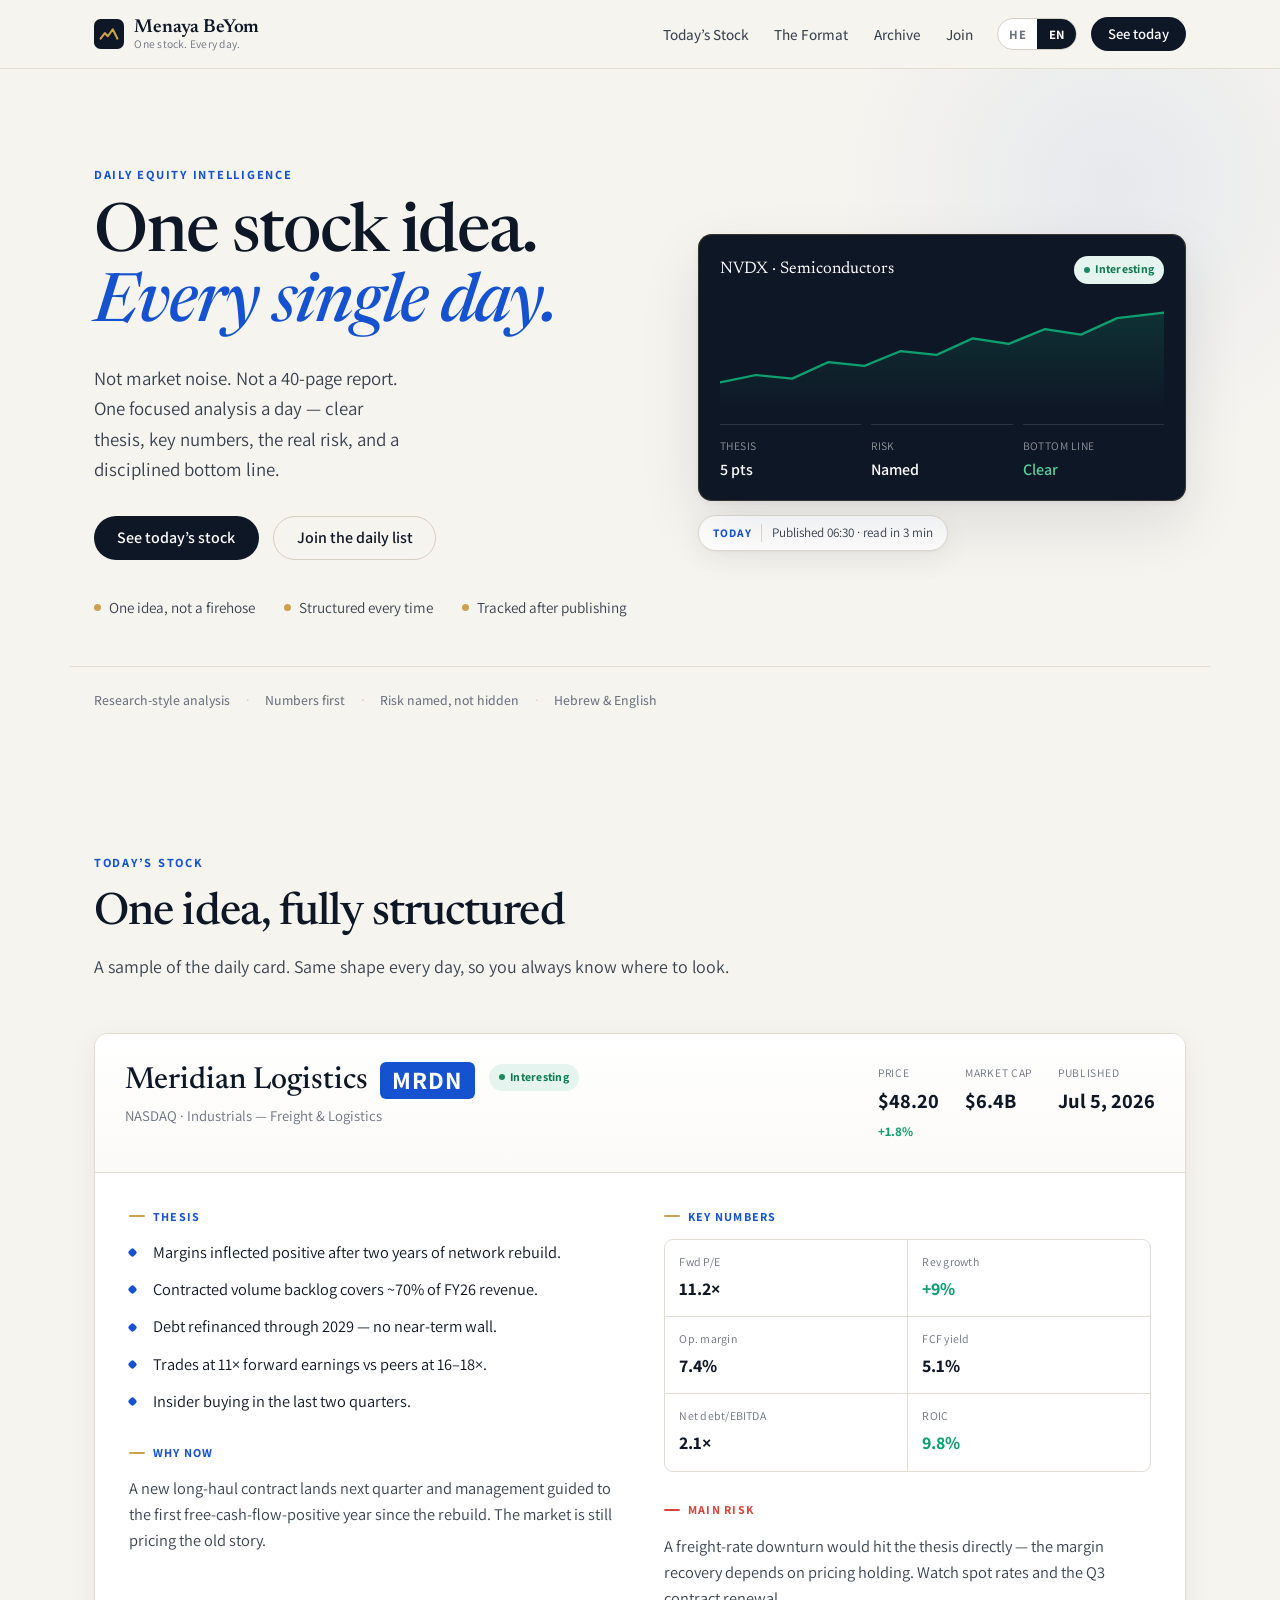
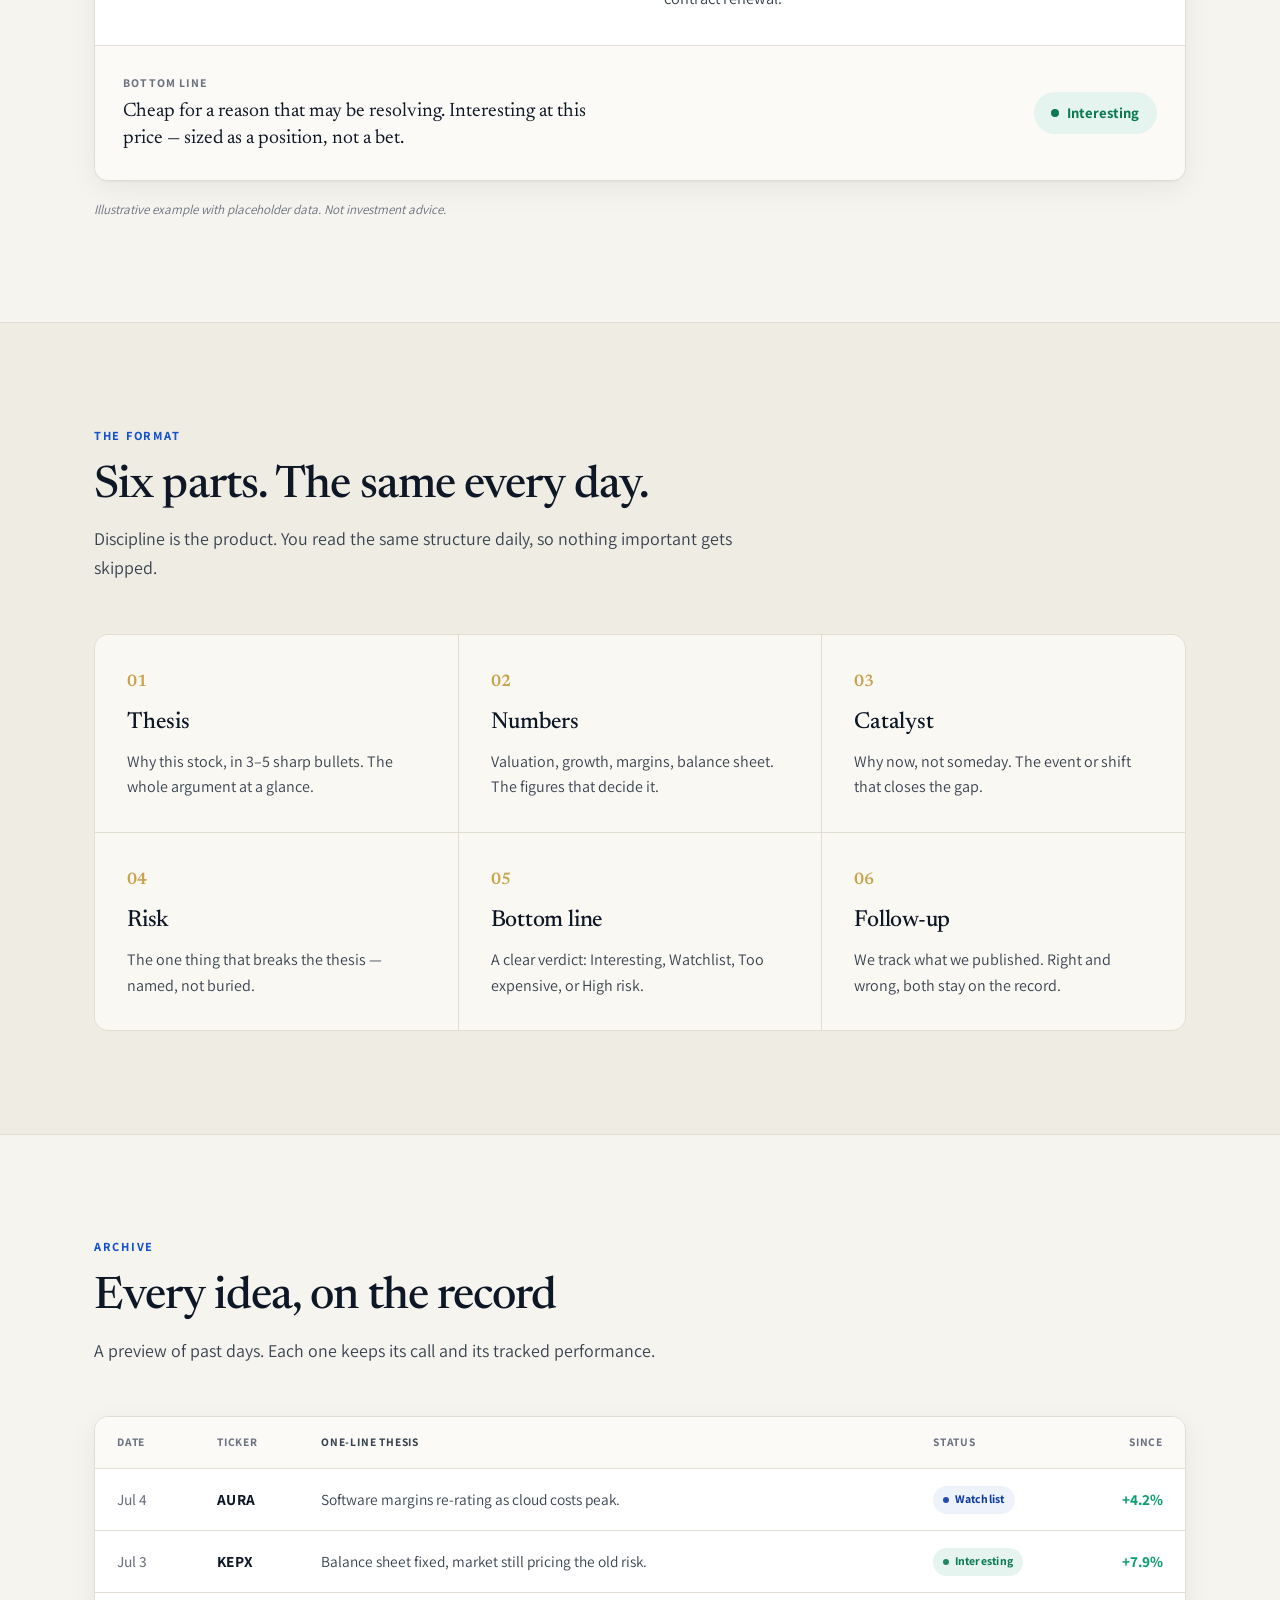
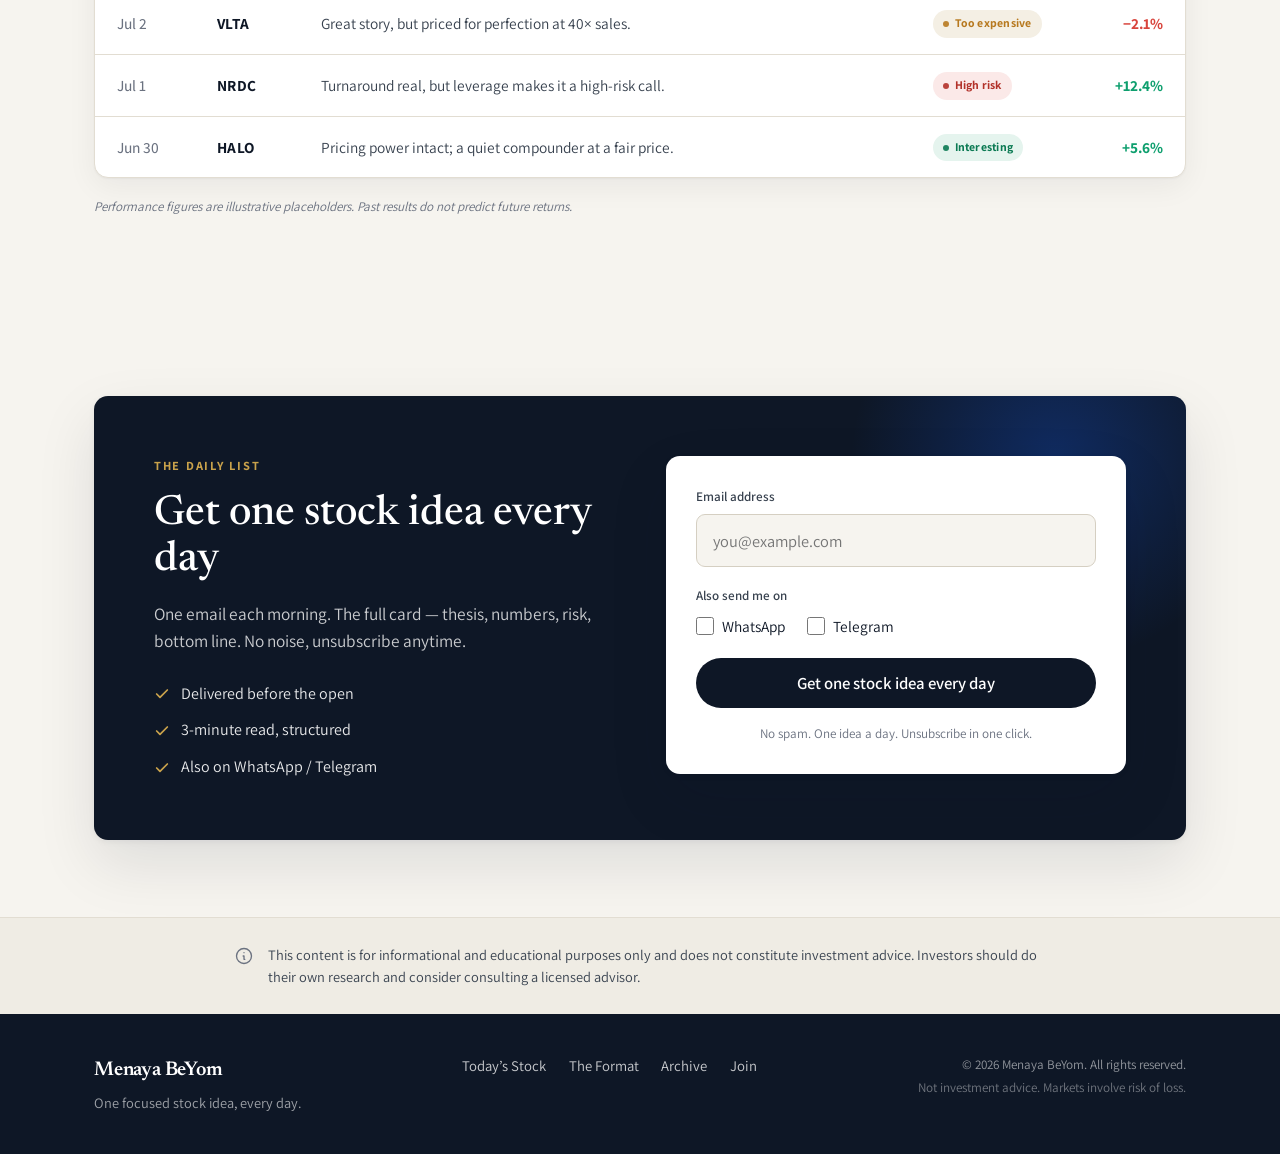
<file: index.html>
<!DOCTYPE html>
<html lang="en" dir="ltr">
<head>
  <meta charset="UTF-8" />
  <meta name="viewport" content="width=device-width, initial-scale=1.0" />
  <title>Menaya BeYom — One stock idea, every day</title>
  <meta name="description" content="One focused stock idea every day. Clear thesis. Key numbers. Risks. Bottom line. Disciplined, editorial financial analysis in Hebrew and English." />
  <meta name="theme-color" content="#0e1726" />

  <!-- Open Graph -->
  <meta property="og:title" content="Menaya BeYom — One stock idea, every day" />
  <meta property="og:description" content="One focused stock idea every day. Clear thesis. Key numbers. Risks. Bottom line." />
  <meta property="og:type" content="website" />

  <link rel="preconnect" href="https://fonts.googleapis.com" />
  <link rel="preconnect" href="https://fonts.gstatic.com" crossorigin />
  <link href="https://fonts.googleapis.com/css2?family=Newsreader:ital,opsz,wght@0,6..72,400;0,6..72,500;0,6..72,600;1,6..72,400&family=Frank+Ruhl+Libre:wght@400;500;700;900&family=Assistant:wght@300;400;500;600;700&family=Inter:wght@400;500;600;700&display=swap" rel="stylesheet" />

  <link rel="stylesheet" href="/styles.css" />
  <noscript><style>
    /* Without JS, skip reveal animation so all content is visible */
    .section-head, .stock-card, .format-step, .archive-table, .join-card, .hero-copy, .hero-visual
    { opacity: 1 !important; transform: none !important; }
  </style></noscript>
  <link rel="icon" href="data:image/svg+xml,%3Csvg xmlns='http://www.w3.org/2000/svg' viewBox='0 0 32 32'%3E%3Crect width='32' height='32' rx='7' fill='%230e1726'/%3E%3Cpath d='M7 21l4.5-6 3.2 3.4L20 11l5 10' fill='none' stroke='%23c9a24b' stroke-width='2.2' stroke-linecap='round' stroke-linejoin='round'/%3E%3C/svg%3E" />
</head>
<body>

  <!-- ===================== HEADER ===================== -->
  <header class="site-header" id="top">
    <div class="wrap header-inner">
      <a class="brand" href="#top" aria-label="Menaya BeYom">
        <span class="brand-mark" aria-hidden="true">
          <svg viewBox="0 0 32 32" width="30" height="30">
            <rect width="32" height="32" rx="7" fill="var(--ink)"/>
            <path d="M7 21l4.5-6 3.2 3.4L20 11l5 10" fill="none" stroke="var(--gold)" stroke-width="2.2" stroke-linecap="round" stroke-linejoin="round"/>
          </svg>
        </span>
        <span class="brand-text">
          <span class="brand-name" data-i18n="brand.name">Menaya BeYom</span>
          <span class="brand-sub" data-i18n="brand.sub">One stock. Every day.</span>
        </span>
      </a>

      <nav class="main-nav" aria-label="Primary">
        <a href="#today" data-i18n="nav.today">Today’s Stock</a>
        <a href="#format" data-i18n="nav.format">The Format</a>
        <a href="#archive" data-i18n="nav.archive">Archive</a>
        <a href="#join" data-i18n="nav.join">Join</a>
      </nav>

      <div class="header-actions">
        <div class="lang-switch" role="group" aria-label="Language">
          <button type="button" data-lang="he" class="lang-btn">HE</button>
          <button type="button" data-lang="en" class="lang-btn is-active">EN</button>
        </div>
        <a href="#today" class="btn btn-sm btn-primary" data-i18n="nav.cta">See today</a>
      </div>
    </div>
  </header>

  <main>
    <!-- ===================== HERO ===================== -->
    <section class="hero">
      <div class="wrap hero-grid">
        <div class="hero-copy">
          <p class="eyebrow" data-i18n="hero.eyebrow">Daily equity intelligence</p>
          <h1 class="hero-title">
            <span data-i18n="hero.title.1">One stock idea.</span>
            <span class="accent-line" data-i18n="hero.title.2">Every single day.</span>
          </h1>
          <p class="hero-lede" data-i18n="hero.lede">
            Not market noise. Not a 40-page report. One focused analysis a day —
            clear thesis, key numbers, the real risk, and a disciplined bottom line.
          </p>

          <div class="hero-cta">
            <a href="#today" class="btn btn-primary" data-i18n="hero.cta.primary">See today’s stock</a>
            <a href="#join" class="btn btn-ghost" data-i18n="hero.cta.secondary">Join the daily list</a>
          </div>

          <ul class="hero-points">
            <li><span class="dot" aria-hidden="true"></span><span data-i18n="hero.point.1">One idea, not a firehose</span></li>
            <li><span class="dot" aria-hidden="true"></span><span data-i18n="hero.point.2">Structured every time</span></li>
            <li><span class="dot" aria-hidden="true"></span><span data-i18n="hero.point.3">Tracked after publishing</span></li>
          </ul>
        </div>

        <!-- Editorial data visual (SVG, no stock photo) -->
        <div class="hero-visual" aria-hidden="true">
          <div class="visual-card">
            <div class="visual-head">
              <span class="visual-ticker">NVDX · <span data-i18n="hero.visual.sector">Semiconductors</span></span>
              <span class="tag tag-interesting" data-i18n="badge.interesting">Interesting</span>
            </div>
            <svg class="spark" viewBox="0 0 320 120" preserveAspectRatio="none">
              <defs>
                <linearGradient id="fill" x1="0" x2="0" y1="0" y2="1">
                  <stop offset="0" stop-color="var(--up)" stop-opacity="0.20"/>
                  <stop offset="1" stop-color="var(--up)" stop-opacity="0"/>
                </linearGradient>
              </defs>
              <path class="spark-area" d="M0,92 L26,84 L52,88 L78,70 L104,74 L130,58 L156,62 L182,44 L208,50 L234,34 L260,40 L286,22 L320,16 L320,120 L0,120 Z" fill="url(#fill)"/>
              <path class="spark-line" d="M0,92 L26,84 L52,88 L78,70 L104,74 L130,58 L156,62 L182,44 L208,50 L234,34 L260,40 L286,22 L320,16" fill="none" stroke="var(--up)" stroke-width="2.4" stroke-linecap="round" stroke-linejoin="round"/>
            </svg>
            <div class="visual-stats">
              <div><span class="vs-k" data-i18n="hero.visual.thesis">Thesis</span><span class="vs-v">5 pts</span></div>
              <div><span class="vs-k" data-i18n="hero.visual.risk">Risk</span><span class="vs-v">Named</span></div>
              <div><span class="vs-k" data-i18n="hero.visual.line">Bottom line</span><span class="vs-v vs-up">Clear</span></div>
            </div>
          </div>
          <div class="visual-note">
            <span class="visual-note-day" data-i18n="hero.visual.today">Today</span>
            <span data-i18n="hero.visual.note">Published 06:30 · read in 3 min</span>
          </div>
        </div>
      </div>

      <div class="wrap trust-row">
        <span data-i18n="trust.1">Research-style analysis</span>
        <span class="sep" aria-hidden="true">·</span>
        <span data-i18n="trust.2">Numbers first</span>
        <span class="sep" aria-hidden="true">·</span>
        <span data-i18n="trust.3">Risk named, not hidden</span>
        <span class="sep" aria-hidden="true">·</span>
        <span data-i18n="trust.4">Hebrew &amp; English</span>
      </div>
    </section>

    <!-- ===================== TODAY'S STOCK ===================== -->
    <section class="section" id="today">
      <div class="wrap">
        <div class="section-head">
          <p class="eyebrow" data-i18n="today.eyebrow">Today’s stock</p>
          <h2 class="section-title" data-i18n="today.title">One idea, fully structured</h2>
          <p class="section-lede" data-i18n="today.lede">A sample of the daily card. Same shape every day, so you always know where to look.</p>
        </div>

        <article class="stock-card">
          <div class="stock-card-top">
            <div class="stock-id">
              <div class="stock-name">
                <h3><span data-i18n="card.company">Meridian Logistics</span> <span class="ticker">MRDN</span></h3>
                <p class="stock-meta"><span data-i18n="card.exchange">NASDAQ</span> · <span data-i18n="card.sector">Industrials — Freight &amp; Logistics</span></p>
              </div>
              <span class="tag tag-interesting" data-i18n="badge.interesting">Interesting</span>
            </div>
            <div class="stock-quote">
              <div class="quote-block">
                <span class="q-label" data-i18n="card.price">Price</span>
                <span class="q-value">$48.20</span>
                <span class="q-change up">+1.8%</span>
              </div>
              <div class="quote-block">
                <span class="q-label" data-i18n="card.mcap">Market cap</span>
                <span class="q-value">$6.4B</span>
              </div>
              <div class="quote-block">
                <span class="q-label" data-i18n="card.date">Published</span>
                <span class="q-value" data-i18n="card.datevalue">Jul 5, 2026</span>
              </div>
            </div>
          </div>

          <div class="stock-body">
            <div class="stock-col">
              <h4 class="block-label" data-i18n="card.thesisLabel">Thesis</h4>
              <ul class="thesis-list">
                <li data-i18n="card.thesis.1">Margins inflected positive after two years of network rebuild.</li>
                <li data-i18n="card.thesis.2">Contracted volume backlog covers ~70% of FY26 revenue.</li>
                <li data-i18n="card.thesis.3">Debt refinanced through 2029 — no near-term wall.</li>
                <li data-i18n="card.thesis.4">Trades at 11× forward earnings vs peers at 16–18×.</li>
                <li data-i18n="card.thesis.5">Insider buying in the last two quarters.</li>
              </ul>

              <h4 class="block-label" data-i18n="card.whyLabel">Why now</h4>
              <p class="block-text" data-i18n="card.why">A new long-haul contract lands next quarter and management guided to the first free-cash-flow-positive year since the rebuild. The market is still pricing the old story.</p>
            </div>

            <div class="stock-col">
              <h4 class="block-label" data-i18n="card.numbersLabel">Key numbers</h4>
              <div class="numbers-grid">
                <div class="num"><span class="num-k" data-i18n="card.n.pe">Fwd P/E</span><span class="num-v">11.2×</span></div>
                <div class="num"><span class="num-k" data-i18n="card.n.rev">Rev growth</span><span class="num-v up">+9%</span></div>
                <div class="num"><span class="num-k" data-i18n="card.n.margin">Op. margin</span><span class="num-v">7.4%</span></div>
                <div class="num"><span class="num-k" data-i18n="card.n.fcf">FCF yield</span><span class="num-v">5.1%</span></div>
                <div class="num"><span class="num-k" data-i18n="card.n.debt">Net debt/EBITDA</span><span class="num-v">2.1×</span></div>
                <div class="num"><span class="num-k" data-i18n="card.n.roic">ROIC</span><span class="num-v up">9.8%</span></div>
              </div>

              <h4 class="block-label risk-label" data-i18n="card.riskLabel">Main risk</h4>
              <p class="block-text" data-i18n="card.risk">A freight-rate downturn would hit the thesis directly — the margin recovery depends on pricing holding. Watch spot rates and the Q3 contract renewal.</p>
            </div>
          </div>

          <div class="stock-bottom">
            <div class="bottom-line">
              <span class="bl-label" data-i18n="card.bottomLabel">Bottom line</span>
              <p data-i18n="card.bottom">Cheap for a reason that may be resolving. Interesting at this price — sized as a position, not a bet.</p>
            </div>
            <div class="bottom-verdict">
              <span class="verdict-chip verdict-interesting" data-i18n="badge.interesting">Interesting</span>
            </div>
          </div>
        </article>

        <p class="micro-disclaimer" data-i18n="card.microDisclaimer">Illustrative example with placeholder data. Not investment advice.</p>
      </div>
    </section>

    <!-- ===================== FORMAT ===================== -->
    <section class="section section-alt" id="format">
      <div class="wrap">
        <div class="section-head">
          <p class="eyebrow" data-i18n="format.eyebrow">The format</p>
          <h2 class="section-title" data-i18n="format.title">Six parts. The same every day.</h2>
          <p class="section-lede" data-i18n="format.lede">Discipline is the product. You read the same structure daily, so nothing important gets skipped.</p>
        </div>

        <ol class="format-grid">
          <li class="format-step">
            <span class="step-no">01</span>
            <h3 data-i18n="format.1.t">Thesis</h3>
            <p data-i18n="format.1.d">Why this stock, in 3–5 sharp bullets. The whole argument at a glance.</p>
          </li>
          <li class="format-step">
            <span class="step-no">02</span>
            <h3 data-i18n="format.2.t">Numbers</h3>
            <p data-i18n="format.2.d">Valuation, growth, margins, balance sheet. The figures that decide it.</p>
          </li>
          <li class="format-step">
            <span class="step-no">03</span>
            <h3 data-i18n="format.3.t">Catalyst</h3>
            <p data-i18n="format.3.d">Why now, not someday. The event or shift that closes the gap.</p>
          </li>
          <li class="format-step">
            <span class="step-no">04</span>
            <h3 data-i18n="format.4.t">Risk</h3>
            <p data-i18n="format.4.d">The one thing that breaks the thesis — named, not buried.</p>
          </li>
          <li class="format-step">
            <span class="step-no">05</span>
            <h3 data-i18n="format.5.t">Bottom line</h3>
            <p data-i18n="format.5.d">A clear verdict: Interesting, Watchlist, Too expensive, or High risk.</p>
          </li>
          <li class="format-step">
            <span class="step-no">06</span>
            <h3 data-i18n="format.6.t">Follow-up</h3>
            <p data-i18n="format.6.d">We track what we published. Right and wrong, both stay on the record.</p>
          </li>
        </ol>
      </div>
    </section>

    <!-- ===================== ARCHIVE ===================== -->
    <section class="section" id="archive">
      <div class="wrap">
        <div class="section-head">
          <p class="eyebrow" data-i18n="archive.eyebrow">Archive</p>
          <h2 class="section-title" data-i18n="archive.title">Every idea, on the record</h2>
          <p class="section-lede" data-i18n="archive.lede">A preview of past days. Each one keeps its call and its tracked performance.</p>
        </div>

        <div class="archive-table" role="table" aria-label="Archive of past stock ideas">
          <div class="archive-row archive-head" role="row">
            <span role="columnheader" data-i18n="archive.h.date">Date</span>
            <span role="columnheader" data-i18n="archive.h.ticker">Ticker</span>
            <span role="columnheader" class="col-thesis" data-i18n="archive.h.thesis">One-line thesis</span>
            <span role="columnheader" data-i18n="archive.h.status">Status</span>
            <span role="columnheader" class="col-perf" data-i18n="archive.h.perf">Since</span>
          </div>

          <div class="archive-row" role="row">
            <span role="cell" class="a-date" data-i18n="archive.r1.date">Jul 4</span>
            <span role="cell" class="a-ticker">AURA</span>
            <span role="cell" class="col-thesis" data-i18n="archive.r1.thesis">Software margins re-rating as cloud costs peak.</span>
            <span role="cell"><em class="tag tag-watch" data-i18n="badge.watchlist">Watchlist</em></span>
            <span role="cell" class="col-perf up">+4.2%</span>
          </div>
          <div class="archive-row" role="row">
            <span role="cell" class="a-date" data-i18n="archive.r2.date">Jul 3</span>
            <span role="cell" class="a-ticker">KEPX</span>
            <span role="cell" class="col-thesis" data-i18n="archive.r2.thesis">Balance sheet fixed, market still pricing the old risk.</span>
            <span role="cell"><em class="tag tag-interesting" data-i18n="badge.interesting">Interesting</em></span>
            <span role="cell" class="col-perf up">+7.9%</span>
          </div>
          <div class="archive-row" role="row">
            <span role="cell" class="a-date" data-i18n="archive.r3.date">Jul 2</span>
            <span role="cell" class="a-ticker">VLTA</span>
            <span role="cell" class="col-thesis" data-i18n="archive.r3.thesis">Great story, but priced for perfection at 40× sales.</span>
            <span role="cell"><em class="tag tag-expensive" data-i18n="badge.expensive">Too expensive</em></span>
            <span role="cell" class="col-perf down">−2.1%</span>
          </div>
          <div class="archive-row" role="row">
            <span role="cell" class="a-date" data-i18n="archive.r4.date">Jul 1</span>
            <span role="cell" class="a-ticker">NRDC</span>
            <span role="cell" class="col-thesis" data-i18n="archive.r4.thesis">Turnaround real, but leverage makes it a high-risk call.</span>
            <span role="cell"><em class="tag tag-highrisk" data-i18n="badge.highrisk">High risk</em></span>
            <span role="cell" class="col-perf up">+12.4%</span>
          </div>
          <div class="archive-row" role="row">
            <span role="cell" class="a-date" data-i18n="archive.r5.date">Jun 30</span>
            <span role="cell" class="a-ticker">HALO</span>
            <span role="cell" class="col-thesis" data-i18n="archive.r5.thesis">Pricing power intact; a quiet compounder at a fair price.</span>
            <span role="cell"><em class="tag tag-interesting" data-i18n="badge.interesting">Interesting</em></span>
            <span role="cell" class="col-perf up">+5.6%</span>
          </div>
        </div>

        <p class="micro-disclaimer" data-i18n="archive.note">Performance figures are illustrative placeholders. Past results do not predict future returns.</p>
      </div>
    </section>

    <!-- ===================== JOIN / NEWSLETTER ===================== -->
    <section class="section join-section" id="join">
      <div class="wrap">
        <div class="join-card">
          <div class="join-copy">
            <p class="eyebrow eyebrow-light" data-i18n="join.eyebrow">The daily list</p>
            <h2 class="join-title" data-i18n="join.title">Get one stock idea every day</h2>
            <p class="join-lede" data-i18n="join.lede">One email each morning. The full card — thesis, numbers, risk, bottom line. No noise, unsubscribe anytime.</p>
            <ul class="join-benefits">
              <li data-i18n="join.b1">Delivered before the open</li>
              <li data-i18n="join.b2">3-minute read, structured</li>
              <li data-i18n="join.b3">Also on WhatsApp / Telegram</li>
            </ul>
          </div>

          <form class="join-form" id="joinForm" novalidate>
            <label class="field">
              <span class="field-label" data-i18n="join.emailLabel">Email address</span>
              <input type="email" name="email" required autocomplete="email"
                     data-i18n-attr="placeholder" data-i18n-placeholder="join.emailPh"
                     placeholder="you@example.com" />
            </label>

            <fieldset class="channels">
              <legend data-i18n="join.channelsLabel">Also send me on</legend>
              <label class="check">
                <input type="checkbox" name="whatsapp" />
                <span data-i18n="join.whatsapp">WhatsApp</span>
              </label>
              <label class="check">
                <input type="checkbox" name="telegram" />
                <span data-i18n="join.telegram">Telegram</span>
              </label>
            </fieldset>

            <button type="submit" class="btn btn-primary btn-block" data-i18n="join.submit">Get one stock idea every day</button>
            <p class="form-note" data-i18n="join.note">No spam. One idea a day. Unsubscribe in one click.</p>
            <p class="form-success" id="formSuccess" hidden data-i18n="join.success">You’re on the list. Watch your inbox tomorrow morning.</p>
          </form>
        </div>
      </div>
    </section>

    <!-- ===================== DISCLAIMER ===================== -->
    <section class="disclaimer" aria-label="Disclaimer">
      <div class="wrap disclaimer-inner">
        <span class="disclaimer-icon" aria-hidden="true">
          <svg viewBox="0 0 24 24" width="20" height="20" fill="none" stroke="currentColor" stroke-width="1.6" stroke-linecap="round" stroke-linejoin="round"><circle cx="12" cy="12" r="9"/><path d="M12 8h.01M11 12h1v4h1"/></svg>
        </span>
        <p data-i18n="disclaimer.text">This content is for informational and educational purposes only and does not constitute investment advice. Investors should do their own research and consider consulting a licensed advisor.</p>
      </div>
    </section>
  </main>

  <!-- ===================== FOOTER ===================== -->
  <footer class="site-footer">
    <div class="wrap footer-inner">
      <div class="footer-brand">
        <span class="brand-name" data-i18n="brand.name">Menaya BeYom</span>
        <span class="footer-tag" data-i18n="footer.tag">One focused stock idea, every day.</span>
      </div>
      <nav class="footer-nav" aria-label="Footer">
        <a href="#today" data-i18n="nav.today">Today’s Stock</a>
        <a href="#format" data-i18n="nav.format">The Format</a>
        <a href="#archive" data-i18n="nav.archive">Archive</a>
        <a href="#join" data-i18n="nav.join">Join</a>
      </nav>
      <p class="footer-legal">
        <span data-i18n="footer.copy">© 2026 Menaya BeYom. All rights reserved.</span><br/>
        <span class="footer-fineprint" data-i18n="footer.fine">Not investment advice. Markets involve risk of loss.</span>
      </p>
    </div>
  </footer>

  <script src="/i18n.js" defer></script>
</body>
</html>
</file>
<file: styles.css>
/* ============================================================
   Menaya BeYom — premium financial editorial site
   Restrained palette · logical properties for RTL/LTR
   ============================================================ */

:root {
  --paper:      #f6f4ef;   /* warm off-white background */
  --paper-2:    #efece4;   /* alt section */
  --surface:    #ffffff;
  --ink:        #0e1726;   /* deep navy-charcoal text */
  --ink-2:      #38424f;   /* secondary text */
  --ink-3:      #6b7280;   /* muted */
  --hair:       #e2ddd2;   /* hairline borders */
  --hair-2:     #d5cfc2;

  --accent:     #1552d0;   /* confident cobalt */
  --accent-ink: #0d3aa0;
  --gold:       #c9a24b;   /* editorial gold hairline detail */

  --up:         #0e9f6e;   /* financial green */
  --up-soft:    #e5f4ee;
  --down:       #d8443c;   /* financial red */
  --down-soft:  #fbe9e8;

  --amber:      #b7791f;

  --font-ui:    "Assistant", "Inter", system-ui, -apple-system, "Segoe UI", sans-serif;
  --font-serif: "Newsreader", Georgia, "Times New Roman", serif;

  --radius:     14px;
  --radius-sm:  9px;
  --shadow:     0 1px 2px rgba(14,23,38,.04), 0 8px 30px rgba(14,23,38,.06);
  --shadow-lg:  0 2px 6px rgba(14,23,38,.05), 0 24px 60px rgba(14,23,38,.10);
  --maxw:       1140px;
}

/* Hebrew font stacks swapped in via [lang] */
html[lang="he"] {
  --font-ui:    "Assistant", system-ui, sans-serif;
  --font-serif: "Frank Ruhl Libre", "Newsreader", Georgia, serif;
}

* { box-sizing: border-box; margin: 0; padding: 0; }

html { scroll-behavior: smooth; -webkit-text-size-adjust: 100%; }

body {
  font-family: var(--font-ui);
  background: var(--paper);
  color: var(--ink);
  line-height: 1.6;
  font-size: 17px;
  -webkit-font-smoothing: antialiased;
  text-rendering: optimizeLegibility;
  overflow-x: hidden;
}

html[lang="he"] body { font-size: 18px; }

.wrap { width: 100%; max-width: var(--maxw); margin-inline: auto; padding-inline: 24px; }

a { color: inherit; text-decoration: none; }

/* ---------- Buttons ---------- */
.btn {
  display: inline-flex; align-items: center; justify-content: center; gap: .5rem;
  font-family: var(--font-ui); font-weight: 600; font-size: 1rem;
  padding: .82rem 1.4rem; border-radius: 100px; border: 1px solid transparent;
  cursor: pointer; transition: transform .12s ease, box-shadow .18s ease, background .18s ease, color .18s ease;
  white-space: nowrap; line-height: 1;
}
.btn:active { transform: translateY(1px); }
.btn-sm { padding: .55rem 1rem; font-size: .92rem; }
.btn-block { width: 100%; padding-block: 1rem; font-size: 1.05rem; }

.btn-primary { background: var(--ink); color: #fff; }
.btn-primary:hover { background: #172336; box-shadow: 0 8px 24px rgba(14,23,38,.22); }

.btn-ghost { background: transparent; color: var(--ink); border-color: var(--hair-2); }
.btn-ghost:hover { border-color: var(--ink); background: rgba(14,23,38,.03); }

/* ---------- Header ---------- */
.site-header {
  position: sticky; top: 0; z-index: 50;
  background: rgba(246,244,239,.82);
  backdrop-filter: saturate(140%) blur(12px);
  border-bottom: 1px solid var(--hair);
}
.header-inner { display: flex; align-items: center; gap: 1.5rem; height: 68px; }
.brand { display: inline-flex; align-items: center; gap: .65rem; }
.brand-mark { display: inline-flex; }
.brand-text { display: flex; flex-direction: column; line-height: 1.05; }
.brand-name { font-family: var(--font-serif); font-weight: 600; font-size: 1.18rem; letter-spacing: -.01em; }
.brand-sub { font-size: .72rem; color: var(--ink-3); letter-spacing: .02em; }

.main-nav { display: flex; gap: 1.6rem; margin-inline-start: auto; }
.main-nav a { font-size: .95rem; color: var(--ink-2); font-weight: 500; transition: color .15s; }
.main-nav a:hover { color: var(--accent); }

.header-actions { display: flex; align-items: center; gap: .9rem; }
.main-nav + .header-actions { margin-inline-start: 0; }
.header-inner .main-nav { margin-inline-start: auto; }

.lang-switch {
  display: inline-flex; border: 1px solid var(--hair-2); border-radius: 100px;
  overflow: hidden; background: var(--surface);
}
.lang-btn {
  font-family: var(--font-ui); font-weight: 700; font-size: .8rem; letter-spacing: .03em;
  padding: .38rem .7rem; border: none; background: transparent; color: var(--ink-3); cursor: pointer;
  transition: background .15s, color .15s;
}
.lang-btn.is-active { background: var(--ink); color: #fff; }

/* ---------- Hero ---------- */
.hero { padding-block: clamp(48px, 8vw, 96px) 40px; position: relative; overflow: hidden; }
.hero::before {
  content: ""; position: absolute; inset-inline-end: -12%; top: -30%;
  width: 640px; height: 640px; border-radius: 50%;
  background: radial-gradient(circle at center, rgba(21,82,208,.07), transparent 62%);
  pointer-events: none; z-index: 0;
}
.hero-grid {
  display: grid; grid-template-columns: 1.05fr .95fr; gap: clamp(28px, 5vw, 72px);
  align-items: center; position: relative; z-index: 1;
}

.eyebrow {
  font-size: .78rem; font-weight: 700; letter-spacing: .14em; text-transform: uppercase;
  color: var(--accent); margin-bottom: 1rem;
}
html[lang="he"] .eyebrow { letter-spacing: .05em; }
.eyebrow-light { color: var(--gold); }

.hero-title {
  font-family: var(--font-serif); font-weight: 500;
  font-size: clamp(2.5rem, 5.4vw, 4.2rem); line-height: 1.04; letter-spacing: -.02em;
  color: var(--ink);
}
.hero-title span { display: block; }
.accent-line { color: var(--accent); font-style: italic; }
html[lang="he"] .accent-line { font-style: normal; }

.hero-lede {
  margin-top: 1.4rem; font-size: 1.18rem; color: var(--ink-2); max-width: 34ch;
}
html[lang="he"] .hero-lede { max-width: 40ch; }

.hero-cta { display: flex; flex-wrap: wrap; gap: .9rem; margin-top: 2rem; }

.hero-points { list-style: none; display: flex; flex-wrap: wrap; gap: 1.2rem 1.8rem; margin-top: 2.2rem; }
.hero-points li { display: inline-flex; align-items: center; gap: .5rem; font-size: .95rem; color: var(--ink-2); }
.hero-points .dot { width: 7px; height: 7px; border-radius: 50%; background: var(--gold); flex: none; }

/* Hero visual */
.hero-visual { display: flex; flex-direction: column; gap: 14px; }
.visual-card {
  background: var(--ink); color: #fff; border-radius: var(--radius);
  padding: 22px 22px 18px; box-shadow: var(--shadow-lg);
  position: relative; overflow: hidden;
}
.visual-card::after {
  content: ""; position: absolute; inset: 0; border-radius: inherit;
  border: 1px solid rgba(201,162,75,.22); pointer-events: none;
}
.visual-head { display: flex; align-items: center; justify-content: space-between; margin-bottom: 14px; }
.visual-ticker { font-family: var(--font-serif); font-size: 1.05rem; color: #fff; }
.spark { width: 100%; height: 110px; display: block; }
.visual-stats { display: grid; grid-template-columns: repeat(3,1fr); gap: 10px; margin-top: 16px; }
.visual-stats > div { display: flex; flex-direction: column; gap: 2px; padding-top: 12px; border-top: 1px solid rgba(255,255,255,.12); }
.vs-k { font-size: .72rem; color: rgba(255,255,255,.55); letter-spacing: .04em; text-transform: uppercase; }
.vs-v { font-size: 1rem; font-weight: 600; }
.vs-up { color: #58d09b; }
.visual-note {
  display: flex; align-items: center; gap: .6rem; align-self: flex-start;
  background: var(--surface); border: 1px solid var(--hair); border-radius: 100px;
  padding: .4rem .9rem; font-size: .82rem; color: var(--ink-2); box-shadow: var(--shadow);
}
.visual-note-day {
  font-weight: 700; color: var(--accent); font-size: .72rem; text-transform: uppercase; letter-spacing: .08em;
  padding-inline-end: .6rem; border-inline-end: 1px solid var(--hair);
}

.trust-row {
  display: flex; flex-wrap: wrap; align-items: center; gap: .6rem 1rem; margin-top: 46px;
  padding-top: 22px; border-top: 1px solid var(--hair);
  font-size: .86rem; color: var(--ink-3); font-weight: 500;
}
.trust-row .sep { color: var(--hair-2); }

/* ---------- Sections ---------- */
.section { padding-block: clamp(56px, 8vw, 104px); }
.section-alt { background: var(--paper-2); border-block: 1px solid var(--hair); }
.section-head { max-width: 640px; margin-bottom: clamp(32px, 4vw, 52px); }
.section-title {
  font-family: var(--font-serif); font-weight: 500;
  font-size: clamp(1.9rem, 3.6vw, 2.8rem); line-height: 1.1; letter-spacing: -.02em;
}
.section-lede { margin-top: .9rem; font-size: 1.12rem; color: var(--ink-2); }

/* ---------- Tags / verdict chips ---------- */
.tag {
  display: inline-flex; align-items: center; gap: .35rem;
  font-size: .74rem; font-weight: 700; letter-spacing: .02em;
  padding: .28rem .62rem; border-radius: 100px; white-space: nowrap; font-style: normal;
}
.tag::before { content: ""; width: 6px; height: 6px; border-radius: 50%; background: currentColor; opacity: .9; }
.tag-interesting { background: var(--up-soft); color: #0b7a53; }
.tag-watch { background: #eef2fb; color: var(--accent-ink); }
.tag-expensive { background: #f4efe4; color: var(--amber); }
.tag-highrisk { background: var(--down-soft); color: #b23129; }

/* ---------- Stock card ---------- */
.stock-card {
  background: var(--surface); border: 1px solid var(--hair);
  border-radius: var(--radius); box-shadow: var(--shadow); overflow: hidden;
}
.stock-card-top {
  padding: clamp(20px, 3vw, 30px); border-bottom: 1px solid var(--hair);
  background: linear-gradient(180deg, #fff, #fbfaf7);
  display: flex; flex-wrap: wrap; gap: 20px; justify-content: space-between; align-items: flex-start;
}
.stock-id { display: flex; align-items: flex-start; gap: 14px; }
.stock-name h3 { font-family: var(--font-serif); font-weight: 500; font-size: clamp(1.4rem,2.4vw,1.9rem); line-height: 1.15; }
.stock-name .ticker {
  font-family: var(--font-ui); font-weight: 700; font-size: .82em; letter-spacing: .04em;
  color: #fff; background: var(--accent); padding: .1em .5em; border-radius: 6px; vertical-align: middle;
  margin-inline-start: .3rem;
}
.stock-meta { color: var(--ink-3); font-size: .92rem; margin-top: .35rem; }

.stock-quote { display: flex; gap: 26px; flex-wrap: wrap; }
.quote-block { display: flex; flex-direction: column; gap: 3px; }
.q-label { font-size: .72rem; text-transform: uppercase; letter-spacing: .06em; color: var(--ink-3); }
.q-value { font-size: 1.28rem; font-weight: 700; font-family: var(--font-ui); font-variant-numeric: tabular-nums; }
.q-change { font-size: .82rem; font-weight: 700; }
.up { color: var(--up); }
.down { color: var(--down); }

.stock-body {
  display: grid; grid-template-columns: 1fr 1fr; gap: clamp(24px, 4vw, 48px);
  padding: clamp(22px, 3.4vw, 34px);
}
.block-label {
  font-size: .76rem; font-weight: 700; letter-spacing: .1em; text-transform: uppercase;
  color: var(--accent); margin-bottom: .8rem; display: flex; align-items: center; gap: .5rem;
}
html[lang="he"] .block-label { letter-spacing: .03em; }
.block-label::before { content: ""; width: 16px; height: 2px; background: var(--gold); border-radius: 2px; }
.block-label.risk-label { color: var(--down); margin-top: 1.8rem; }
.block-label.risk-label::before { background: var(--down); }

.thesis-list { list-style: none; display: grid; gap: .7rem; margin-bottom: 1.8rem; }
.thesis-list li {
  position: relative; padding-inline-start: 1.5rem; font-size: 1.02rem; color: var(--ink);
}
.thesis-list li::before {
  content: ""; position: absolute; inset-inline-start: 0; top: .62em;
  width: 7px; height: 7px; border-radius: 2px; background: var(--accent); transform: rotate(45deg);
}
.block-text { font-size: 1.02rem; color: var(--ink-2); }

.numbers-grid { display: grid; grid-template-columns: repeat(2, 1fr); gap: 1px; background: var(--hair); border: 1px solid var(--hair); border-radius: var(--radius-sm); overflow: hidden; margin-bottom: .5rem; }
.num { background: var(--surface); padding: .8rem .9rem; display: flex; flex-direction: column; gap: 3px; }
.num-k { font-size: .74rem; color: var(--ink-3); letter-spacing: .02em; }
.num-v { font-size: 1.12rem; font-weight: 700; font-variant-numeric: tabular-nums; }

.stock-bottom {
  border-top: 1px solid var(--hair); background: #fbfaf7;
  padding: clamp(20px, 3vw, 28px); display: flex; flex-wrap: wrap; gap: 18px;
  align-items: center; justify-content: space-between;
}
.bottom-line { max-width: 62ch; }
.bl-label { font-size: .74rem; font-weight: 700; letter-spacing: .1em; text-transform: uppercase; color: var(--ink-3); display: block; margin-bottom: .3rem; }
.bottom-line p { font-family: var(--font-serif); font-size: 1.22rem; line-height: 1.4; color: var(--ink); }
.verdict-chip {
  font-size: .92rem; font-weight: 700; padding: .55rem 1.1rem; border-radius: 100px;
  display: inline-flex; align-items: center; gap: .5rem;
}
.verdict-chip::before { content: ""; width: 8px; height: 8px; border-radius: 50%; background: currentColor; }
.verdict-interesting { background: var(--up-soft); color: #0b7a53; }

.micro-disclaimer { margin-top: 1.1rem; font-size: .82rem; color: var(--ink-3); font-style: italic; }

/* ---------- Format grid ---------- */
.format-grid { list-style: none; display: grid; grid-template-columns: repeat(3, 1fr); gap: 1px; background: var(--hair); border: 1px solid var(--hair); border-radius: var(--radius); overflow: hidden; }
.format-step { background: var(--paper-2); padding: clamp(22px, 3vw, 32px); position: relative; transition: background .18s; }
.section-alt .format-step { background: #faf8f3; }
.format-step:hover { background: #fff; }
.step-no { font-family: var(--font-serif); font-size: 1.05rem; color: var(--gold); font-weight: 600; }
.format-step h3 { font-family: var(--font-serif); font-weight: 500; font-size: 1.45rem; margin-top: .5rem; margin-bottom: .5rem; letter-spacing: -.01em; }
.format-step p { font-size: 1rem; color: var(--ink-2); }

/* ---------- Archive ---------- */
.archive-table { border: 1px solid var(--hair); border-radius: var(--radius); overflow: hidden; background: var(--surface); box-shadow: var(--shadow); }
.archive-row {
  display: grid; grid-template-columns: 84px 88px 1fr 130px 84px; gap: 16px; align-items: center;
  padding: 16px 22px; border-bottom: 1px solid var(--hair); font-size: .96rem;
}
.archive-row:last-child { border-bottom: none; }
.archive-head { background: #fbfaf7; font-size: .72rem; text-transform: uppercase; letter-spacing: .07em; color: var(--ink-3); font-weight: 700; }
html[lang="he"] .archive-head { letter-spacing: .02em; }
.archive-row:not(.archive-head):hover { background: #fbfaf7; }
.a-date { color: var(--ink-3); font-weight: 500; font-variant-numeric: tabular-nums; }
.a-ticker { font-weight: 700; letter-spacing: .03em; }
.col-thesis { color: var(--ink-2); }
.col-perf { font-weight: 700; font-variant-numeric: tabular-nums; text-align: end; }
.archive-head .col-perf { font-weight: 700; }

/* ---------- Join ---------- */
.join-section { padding-block: clamp(40px, 6vw, 80px); }
.join-card {
  background: var(--ink); color: #fff; border-radius: var(--radius);
  display: grid; grid-template-columns: 1fr 1fr; gap: clamp(28px, 4vw, 56px);
  padding: clamp(30px, 5vw, 60px); box-shadow: var(--shadow-lg); position: relative; overflow: hidden;
}
.join-card::before {
  content: ""; position: absolute; inset-block-start: -40%; inset-inline-end: -10%;
  width: 480px; height: 480px; border-radius: 50%;
  background: radial-gradient(circle, rgba(21,82,208,.35), transparent 60%); pointer-events: none;
}
.join-copy { position: relative; z-index: 1; }
.join-title { font-family: var(--font-serif); font-weight: 500; font-size: clamp(1.8rem, 3.4vw, 2.6rem); line-height: 1.1; }
.join-lede { margin-top: 1rem; color: rgba(255,255,255,.78); font-size: 1.08rem; }
.join-benefits { list-style: none; margin-top: 1.6rem; display: grid; gap: .7rem; }
.join-benefits li { position: relative; padding-inline-start: 1.7rem; color: rgba(255,255,255,.9); font-size: 1rem; }
.join-benefits li::before {
  content: ""; position: absolute; inset-inline-start: 0; top: .35em; width: 16px; height: 16px;
  background: no-repeat center/contain url("data:image/svg+xml,%3Csvg xmlns='http://www.w3.org/2000/svg' viewBox='0 0 24 24' fill='none' stroke='%23c9a24b' stroke-width='2.6' stroke-linecap='round' stroke-linejoin='round'%3E%3Cpath d='M20 6 9 17l-5-5'/%3E%3C/svg%3E");
}

.join-form { position: relative; z-index: 1; background: var(--surface); color: var(--ink); border-radius: var(--radius); padding: clamp(22px, 3vw, 30px); align-self: start; box-shadow: var(--shadow-lg); }
.field { display: block; margin-bottom: 1.1rem; }
.field-label { display: block; font-size: .82rem; font-weight: 600; color: var(--ink-2); margin-bottom: .45rem; }
.join-form input[type="email"] {
  width: 100%; font-family: var(--font-ui); font-size: 1.02rem; color: var(--ink);
  padding: .9rem 1rem; border: 1px solid var(--hair-2); border-radius: var(--radius-sm);
  background: var(--paper); transition: border-color .15s, box-shadow .15s;
}
.join-form input[type="email"]:focus { outline: none; border-color: var(--accent); box-shadow: 0 0 0 3px rgba(21,82,208,.14); background: #fff; }

.channels { border: none; margin-bottom: 1.2rem; }
.channels legend { font-size: .82rem; font-weight: 600; color: var(--ink-2); margin-bottom: .5rem; padding: 0; }
.channels { display: flex; flex-wrap: wrap; gap: .6rem 1.4rem; align-items: center; }
.channels legend { flex-basis: 100%; }
.check { display: inline-flex; align-items: center; gap: .5rem; font-size: .96rem; cursor: pointer; color: var(--ink); }
.check input { width: 18px; height: 18px; accent-color: var(--accent); cursor: pointer; }

.form-note { font-size: .82rem; color: var(--ink-3); margin-top: .9rem; text-align: center; }
.form-success { margin-top: .9rem; font-size: .96rem; font-weight: 600; color: var(--up); text-align: center; }

/* ---------- Disclaimer ---------- */
.disclaimer { background: var(--paper-2); border-top: 1px solid var(--hair); padding-block: 26px; }
.disclaimer-inner { display: flex; gap: .9rem; align-items: flex-start; max-width: 860px; }
.disclaimer-icon { color: var(--ink-3); flex: none; margin-top: 2px; }
.disclaimer p { font-size: .9rem; color: var(--ink-2); line-height: 1.55; }

/* ---------- Footer ---------- */
.site-footer { background: var(--ink); color: rgba(255,255,255,.72); padding-block: 40px; }
.footer-inner { display: flex; flex-wrap: wrap; gap: 24px; justify-content: space-between; align-items: flex-start; }
.footer-brand { display: flex; flex-direction: column; gap: .3rem; }
.footer-brand .brand-name { color: #fff; font-size: 1.25rem; }
.footer-tag { font-size: .9rem; color: rgba(255,255,255,.6); }
.footer-nav { display: flex; gap: 1.4rem; flex-wrap: wrap; }
.footer-nav a { font-size: .92rem; color: rgba(255,255,255,.78); transition: color .15s; }
.footer-nav a:hover { color: var(--gold); }
.footer-legal { font-size: .82rem; color: rgba(255,255,255,.55); line-height: 1.7; text-align: end; }
html[dir="rtl"] .footer-legal { text-align: start; }
.footer-fineprint { color: rgba(255,255,255,.4); }

/* ---------- Reveal animation ---------- */
.section-head, .stock-card, .format-step, .archive-table, .join-card, .hero-copy, .hero-visual {
  opacity: 0; transform: translateY(16px); transition: opacity .6s ease, transform .6s ease;
}
.is-visible { opacity: 1 !important; transform: none !important; }
@media (prefers-reduced-motion: reduce) {
  * { scroll-behavior: auto !important; }
  .section-head, .stock-card, .format-step, .archive-table, .join-card, .hero-copy, .hero-visual {
    opacity: 1; transform: none; transition: none;
  }
}

/* ---------- Responsive ---------- */
@media (max-width: 940px) {
  .hero-grid { grid-template-columns: 1fr; }
  .hero-visual { order: -1; max-width: 460px; }
  .join-card { grid-template-columns: 1fr; }
  .format-grid { grid-template-columns: repeat(2, 1fr); }
}

@media (max-width: 760px) {
  .main-nav { display: none; }
  .stock-body { grid-template-columns: 1fr; }
  .stock-card-top { flex-direction: column; }
  .archive-row { grid-template-columns: 64px 1fr 74px; row-gap: 4px; column-gap: 12px; padding: 14px 16px; }
  .archive-row .col-thesis { grid-column: 1 / -1; order: 3; font-size: .9rem; }
  .archive-head .col-thesis { display: none; }
  .archive-head { grid-template-columns: 64px 1fr 74px; }
  .a-ticker { order: 1; }
  .col-perf { order: 2; }
  .archive-row span[role="cell"]:nth-child(4) { display: none; }
  .archive-head span:nth-child(4) { display: none; }
}

@media (max-width: 560px) {
  body { font-size: 16px; }
  .wrap { padding-inline: 18px; }
  .brand-sub { display: none; }
  .format-grid { grid-template-columns: 1fr; }
  .hero-cta .btn { flex: 1 1 auto; }
  .stock-quote { gap: 18px; }
  .header-actions .btn-sm { display: none; }
}
</file>
